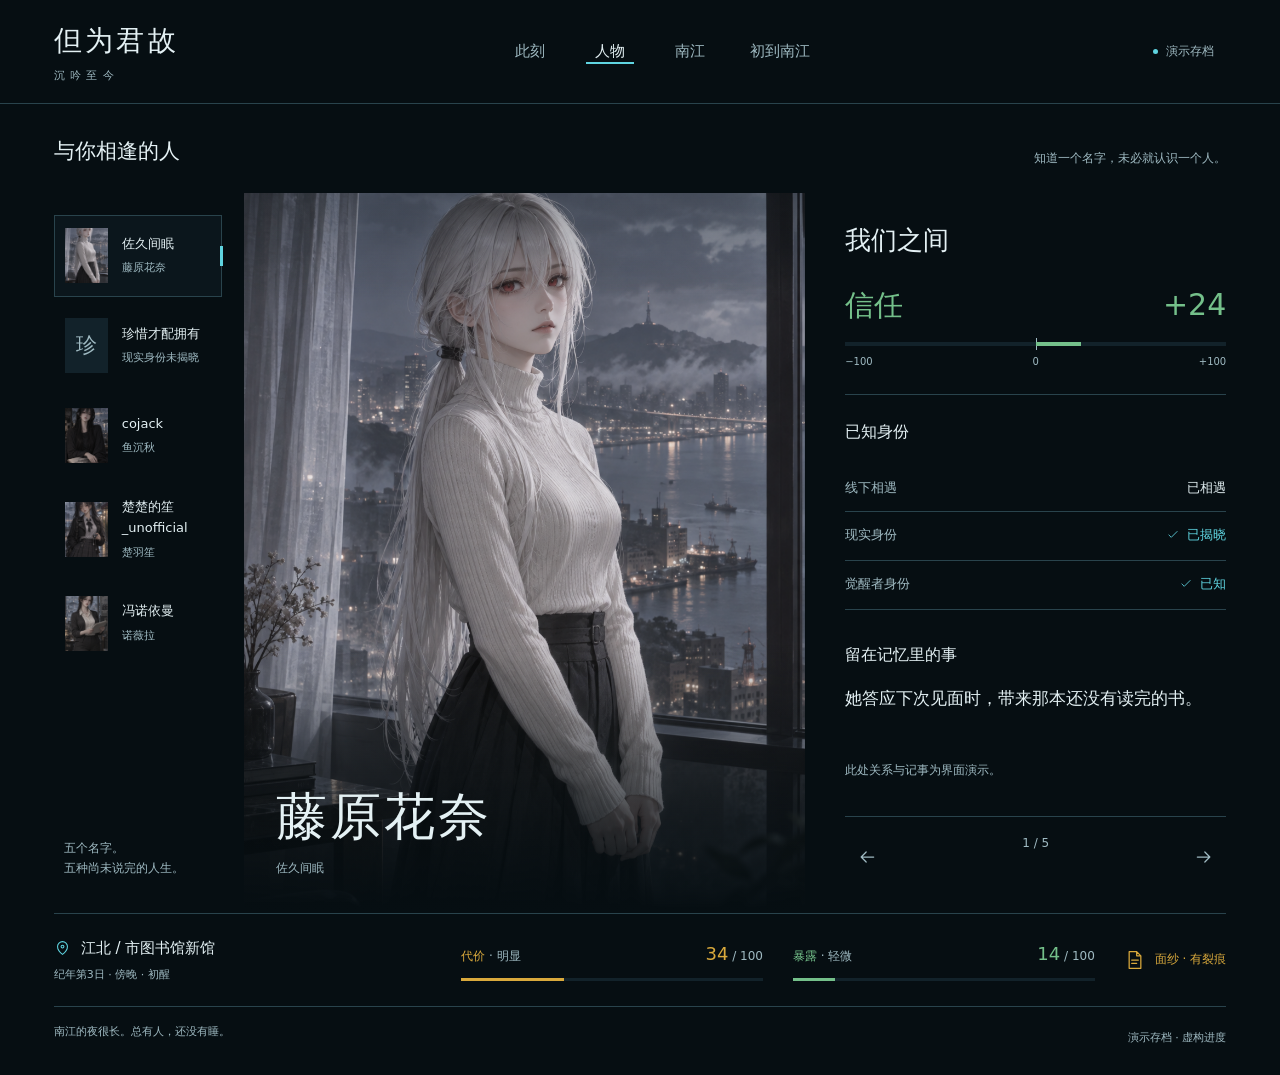
<file: 但为君故/诺伊曼/frontend/index.html>
<!doctype html>
<html lang="zh-CN">
<head>
<meta charset="utf-8">
<meta name="viewport" content="width=device-width,initial-scale=1">
<meta name="color-scheme" content="dark">
<title>但为君故 · 沉吟至今</title>
<link rel="stylesheet" href="source/style.css">
</head>
<body>
<div id="night-archive"></div>
<noscript>请启用 JavaScript 以浏览人物档案和开场问卷。</noscript>
<script src="source/data.js"></script>
<script src="source/app.js"></script>
<script>window.nightArchive = NightArchive.mount(document.getElementById('night-archive'), {mode:'demo',assetBase:'assets/'});</script>
</body>
</html>
</file>
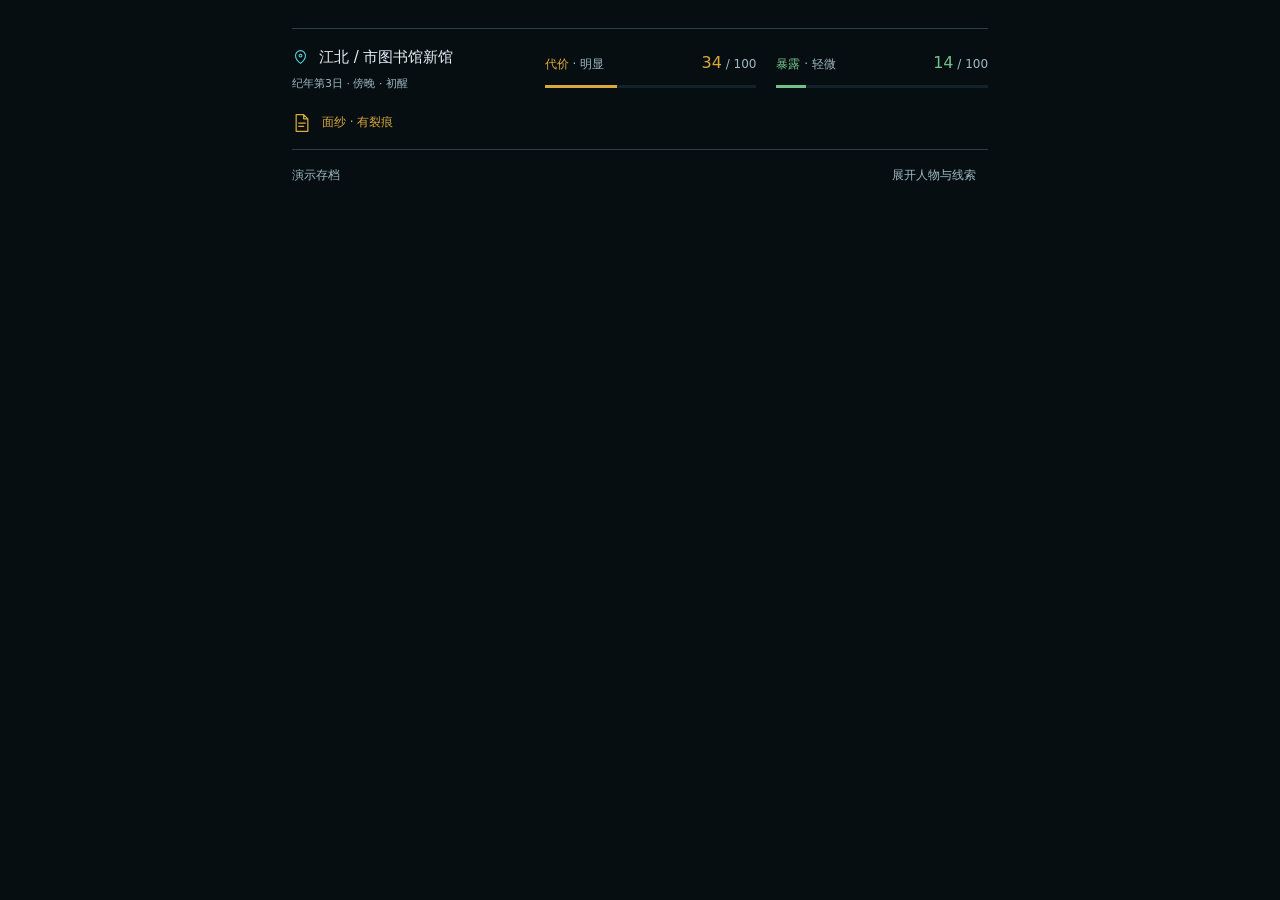
<file: 但为君故/诺伊曼/frontend/statusbar.html>
<!doctype html>
<html lang="zh-CN"><head><meta charset="utf-8"><meta name="viewport" content="width=device-width,initial-scale=1"><title>此刻 · 紧凑状态栏</title><link rel="stylesheet" href="source/style.css"></head><body>
<div id="night-status" style="max-width:760px;margin:28px auto"></div>
<script src="source/data.js"></script><script src="source/app.js"></script>
<script>window.nightStatus=NightArchive.mount(document.getElementById('night-status'),{surface:'status',mode:'demo',assetBase:'assets/'});</script>
</body></html>
</file>
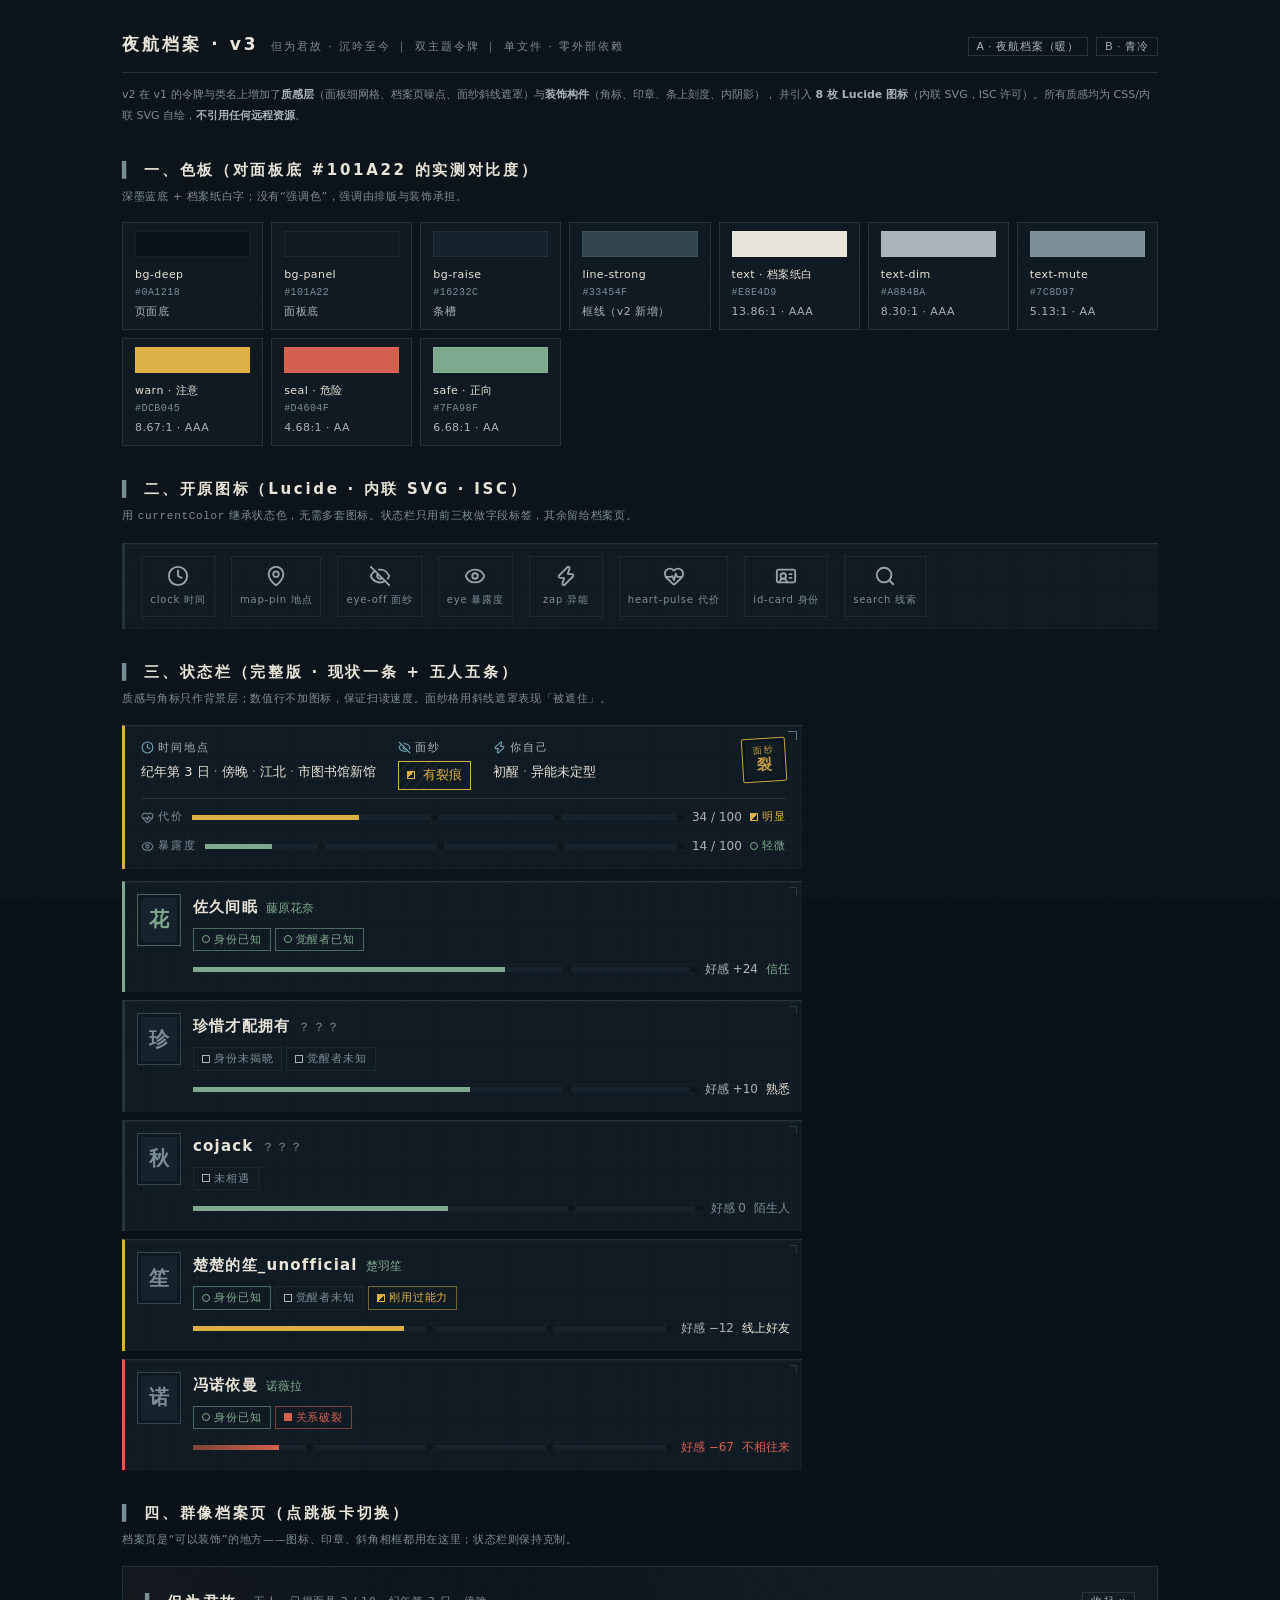
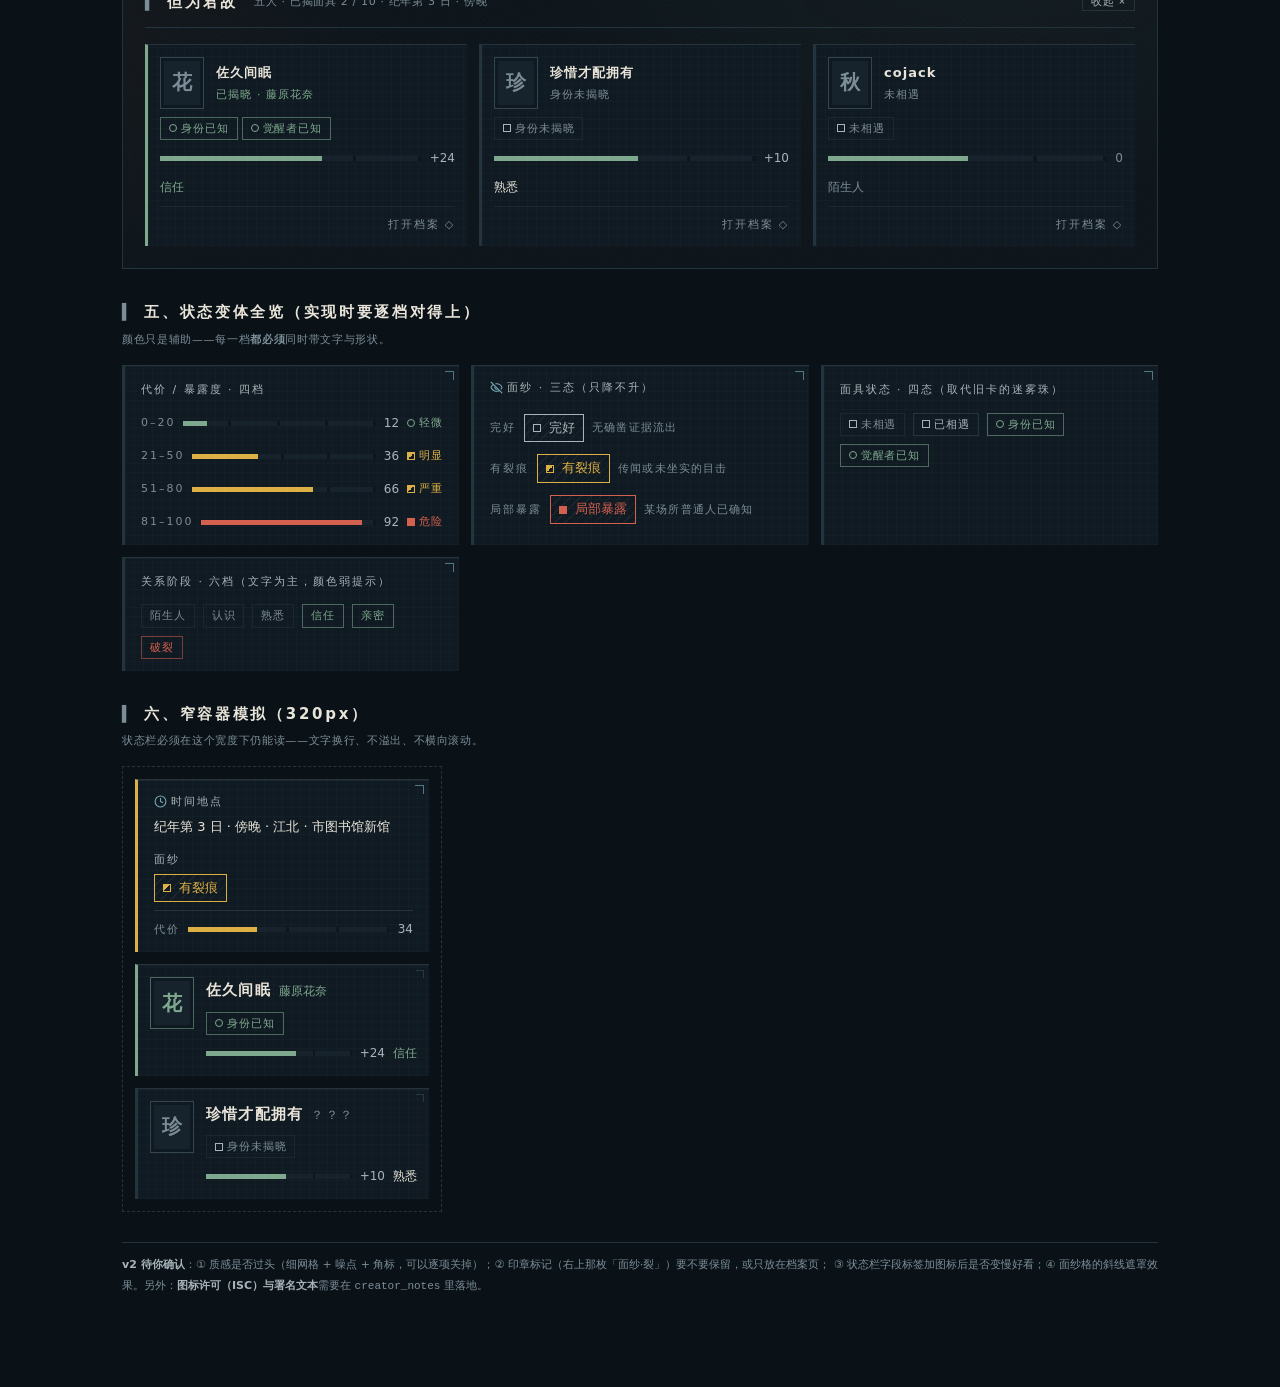
<file: 但为君故/cards/chenyin-zhijin/frontend/preview.html>
<!doctype html>
<html lang="zh-CN">
<head>
<meta charset="utf-8">
<meta name="viewport" content="width=device-width, initial-scale=1">
<title>夜航档案 · 设计预览 v2（美化版）— 但为君故 · 沉吟至今</title>
<style>
/* ══════════════════════════════════════════════════════════════
   《但为君故 · 沉吟至今》· 前端设计令牌（夜航档案）v2 美化版
   ── v2 相对 v1 的变化 ──
   1. 增加「质感层」：面板细网格纹理、档案页噪点、面纱斜线遮罩（全部 CSS 自绘）
   2. 增加「装饰构件」：面板角标、印章标记、条上刻度、硬边内阴影
   3. 引入 8 枚 Lucide 图标（内联 SVG，currentColor 继承状态色）
      · 许可：ISC（lucide-static v1.45.0）· 部分图标源自 Feather(MIT)
      · 署名写入 creator_notes 的第三方声明
   4. 状态栏的图标仅用于「字段标签」，不进入数值行——保证扫读不被装饰干扰
   ══════════════════════════════════════════════════════════════ */
.nd-scope {
  /* 颜色令牌见下方主题块：.nd-scope[data-theme="archive"] / [data-theme="cyan"] */
  /* 字体 */
  --nd-font: "Microsoft YaHei", "PingFang SC", "Noto Sans CJK SC", "Source Han Sans SC", system-ui, sans-serif;
  --nd-mono: ui-monospace, "Cascadia Mono", Consolas, monospace;
  --nd-fs-xl: 17px; --nd-fs-lg: 15px; --nd-fs-md: 13px; --nd-fs-sm: 12px; --nd-fs-xs: 11px;
  --nd-lh-tight: 1.5; --nd-lh: 1.75;
  --nd-ls-label: .18em; --nd-ls-name: .08em;
  --nd-num: tabular-nums;
  --nd-sp-1: 4px; --nd-sp-2: 8px; --nd-sp-3: 12px; --nd-sp-4: 16px; --nd-sp-5: 22px; --nd-sp-6: 30px;
  --nd-radius: 2px; --nd-tap: 44px;
  --nd-panel-w: 680px; --nd-overlay-w: 1080px; --nd-bar-h: 5px;

  /* ── 质感层（v2）：全部为 CSS/内联 SVG 自绘，零外部资源 ── */
  --nd-grid-line: rgba(232,228,217,.020);          /* 面板细网格 */
  --nd-noise: url("data:image/svg+xml;charset=utf-8,%3Csvg xmlns='http://www.w3.org/2000/svg' width='160' height='160'%3E%3Cfilter id='n'%3E%3CfeTurbulence type='fractalNoise' baseFrequency='0.9' numOctaves='3' stitchTiles='stitch'/%3E%3C/filter%3E%3Crect width='160' height='160' filter='url(%23n)'/%3E%3C/svg%3E");
  --nd-hatch: repeating-linear-gradient(135deg, rgba(232,228,217,.055) 0 1px, transparent 1px 7px);

  box-sizing: border-box; margin: 0; padding: 0;
  background: var(--nd-bg-deep); color: var(--nd-text);
  font-family: var(--nd-font); font-size: var(--nd-fs-md); line-height: var(--nd-lh);
  min-height: 100%;
}

/* ══ 主题 A · 夜航档案（暖 · 档案纸 + 印章红） ══
   实测对比度（对 #101A22）：text 13.86 / dim 8.30 / mute 5.13 /
   warn 8.67 / seal 4.68 / safe 6.68 —— 全部 ≥ AA */
.nd-scope[data-theme="archive"] {
  --nd-bg-deep:   #0A1218;
  --nd-bg-panel:  #101A22;
  --nd-bg-raise:  #16232C;
  --nd-line:      #24343F;
  --nd-line-strong: #33454F;
  --nd-line-soft: #1A2831;
  --nd-text:      #E8E4D9;
  --nd-text-dim:  #A8B4BA;
  --nd-text-mute: #7C8D97;
  --nd-warn:      #DCB045;
  --nd-seal:      #D4604F;
  --nd-safe:      #7FA98F;
  --nd-cyan:      #7FB8C4;   /* 该主题下仅作冷色点缀，非主色 */
}

/* ══ 主题 B · 青冷（科技冷感 · 纯自绘，不使用任何第三方素材） ══
   实测对比度（对 #0B161C）：text 15.87 / dim 8.97 / mute 5.10 /
   cyan 10.46 / safe 8.42 / warn 8.46 / seal 5.21 —— 全部 ≥ AA
   ⚠ 已知限制：safe(#74C08A 绿) 与 warn(#D9A93C 黄) 明度比 = 1.00:1（完全相同）
     因此本主题下「文字 + 形状」是强制要求，颜色不得作为唯一线索 */
.nd-scope[data-theme="cyan"] {
  --nd-bg-deep:   #060E12;
  --nd-bg-panel:  #0B161C;
  --nd-bg-raise:  #12222A;
  --nd-line:      #1B323B;
  --nd-line-strong: #2A4E5A;
  --nd-line-soft: #14262E;
  --nd-text:      #E4F1F4;
  --nd-text-dim:  #9FBAC2;
  --nd-text-mute: #6E8C95;
  --nd-warn:      #D9A93C;
  --nd-seal:      #E06055;
  --nd-safe:      #74C08A;
  --nd-cyan:      #5FD4E0;   /* 主色：仅用于装饰、标签与描边 */
}

.nd-scope *, .nd-scope *::before, .nd-scope *::after { box-sizing: border-box; }
html, body { background: #0A1218; margin: 0; padding: 0; }

/* ── 图标（Lucide 内联，8 枚） ── */
.nd-ico { width: 13px; height: 13px; flex: none; stroke: currentColor; stroke-width: 2; fill: none;
  stroke-linecap: round; stroke-linejoin: round; vertical-align: -2px; opacity: .9; }
.nd-ico.lg { width: 15px; height: 15px; }

/* ── 预览页外壳（不属于卡内实现） ── */
.nd-pv { position: relative; max-width: var(--nd-overlay-w); margin: 0 auto; padding: var(--nd-sp-6) var(--nd-sp-5) 80px; }
/* 档案页级噪点：极淡，叠在最底层 */
.nd-pv::before { content: ""; position: fixed; inset: 0; background-image: var(--nd-noise); opacity: .035;
  pointer-events: none; z-index: 0; }
.nd-pv > * { position: relative; z-index: 1; }
.nd-pv-h { display: flex; align-items: baseline; gap: var(--nd-sp-3); border-bottom: 1px solid var(--nd-line); padding-bottom: var(--nd-sp-3); margin-bottom: var(--nd-sp-3); }
.nd-pv-h h1 { font-size: var(--nd-fs-xl); letter-spacing: var(--nd-ls-label); font-weight: 700; margin: 0; }
.nd-pv-h .sub { font-size: var(--nd-fs-xs); color: var(--nd-text-mute); letter-spacing: var(--nd-ls-label); }
.nd-pv-sec { margin-top: var(--nd-sp-6); }
.nd-pv-sec > h2 { font-size: var(--nd-fs-lg); font-weight: 600; letter-spacing: var(--nd-ls-label); margin: 0 0 var(--nd-sp-1); color: var(--nd-text); display: flex; align-items: center; gap: var(--nd-sp-2); }
.nd-pv-sec > h2::before { content: "▍"; color: var(--nd-text-mute); font-weight: 400; }
.nd-pv-sec > p.note { font-size: var(--nd-fs-xs); color: var(--nd-text-mute); margin: 0 0 var(--nd-sp-4); letter-spacing: .06em; }

/* ── 构件：面板（v2 增加网格纹理 + 角标 + 内阴影） ── */
.nd-panel { position: relative; padding: var(--nd-sp-3) var(--nd-sp-4);
  background-color: var(--nd-bg-panel);
  background-image: repeating-linear-gradient(0deg, var(--nd-grid-line) 0 1px, transparent 1px 9px),
                    repeating-linear-gradient(90deg, var(--nd-grid-line) 0 1px, transparent 1px 9px);
  border-top: 1px solid var(--nd-line); border-left: 3px solid var(--nd-line);
  box-shadow: inset 0 1px 0 rgba(232,228,217,.035); }
/* 角标（右上）：档案卡的裁切记号 */
.nd-panel::after { content: ""; position: absolute; right: 5px; top: 5px; width: 9px; height: 9px;
  border-right: 1px solid var(--nd-cyan); border-top: 1px solid var(--nd-cyan); opacity: .6; }
.nd-panel.is-warn { border-left-color: var(--nd-warn); }
.nd-panel.is-seal { border-left-color: var(--nd-seal); }
.nd-panel.is-safe { border-left-color: var(--nd-safe); }
.nd-panel.plain::after { display: none; }

/* ── 构件：卷宗标签（v2 可带图标） ── */
.nd-label { font-size: var(--nd-fs-xs); letter-spacing: var(--nd-ls-label); color: var(--nd-text-dim);
  display: inline-flex; align-items: center; gap: var(--nd-sp-1); }
.nd-label .u { color: var(--nd-text-mute); letter-spacing: .06em; }
.nd-label .nd-ico { color: var(--nd-cyan); }   /* 标签图标用主题主色 */

/* ── 构件：数值条（v2 增加刻度） ── */
.nd-bar { position: relative; height: var(--nd-bar-h); background: var(--nd-bg-raise); overflow: hidden; flex: 1; min-width: 40px;
  background-image: repeating-linear-gradient(90deg, transparent 0 23.5%, rgba(10,18,24,.75) 23.5% 25%); }
.nd-bar > i { position: absolute; inset: 0 auto 0 0; display: block; background: var(--nd-safe); }
.nd-bar > i.is-warn { background: var(--nd-warn); }
.nd-bar > i.is-seal { background: var(--nd-seal); }
.nd-bar > i.is-neg  { background: linear-gradient(90deg, #7A4638, var(--nd-seal)); }

/* ── 构件：形状标记 ── */
.nd-shape { display: inline-block; width: 8px; height: 8px; flex: none; vertical-align: -1px; }
.nd-shape.s-normal { border: 1px solid var(--nd-text-dim); }
.nd-shape.s-warn   { border: 1px solid var(--nd-warn); background: linear-gradient(135deg, var(--nd-warn) 0 50%, transparent 50% 100%); }
.nd-shape.s-danger { background: var(--nd-seal); }
.nd-shape.s-safe   { border: 1px solid var(--nd-safe); border-radius: 50%; }

/* ── 构件：徽记 ── */
.nd-tag { display: inline-flex; align-items: center; gap: var(--nd-sp-1); font-size: var(--nd-fs-xs); letter-spacing: .08em;
  border: 1px solid var(--nd-line); color: var(--nd-text-dim); padding: 1px var(--nd-sp-2); white-space: nowrap; }
.nd-tag.is-safe { border-color: rgba(127,169,143,.55); color: var(--nd-safe); }
.nd-tag.is-seal { border-color: rgba(212,96,79,.55); color: var(--nd-seal); }
.nd-tag.is-off  { border-color: var(--nd-line-soft); color: var(--nd-text-mute); }
.nd-tag.is-warn { border-color: rgba(220,176,69,.5); color: var(--nd-warn); }

/* ── 装饰：印章标记（v2 新增 · 世界状态专用） ── */
.nd-stamp { width: 54px; height: 54px; flex: none; display: flex; align-items: center; justify-content: center;
  border: 1.5px solid currentColor; border-radius: 2px; transform: rotate(-3.5deg);
  font-size: 10px; line-height: 1.25; letter-spacing: .12em; text-align: center; opacity: .9;
  box-shadow: inset 0 0 0 3px rgba(10,18,24,.55); }
.nd-stamp.sm { width: 44px; height: 44px; font-size: 9px; }
.nd-stamp .big { display: block; font-size: 15px; font-weight: 700; letter-spacing: .06em; }

.nd-rule { height: 1px; background: var(--nd-line); margin: var(--nd-sp-2) 0; border: 0; }

/* ── 数值行 ── */
.nd-meter { display: flex; align-items: center; gap: var(--nd-sp-2); }
.nd-meter .k { font-size: var(--nd-fs-xs); letter-spacing: var(--nd-ls-label); color: var(--nd-text-mute); white-space: nowrap;
  display: inline-flex; align-items: center; gap: var(--nd-sp-1); }
.nd-meter .v { font-size: var(--nd-fs-sm); color: var(--nd-text-dim); font-variant-numeric: var(--nd-num); white-space: nowrap; }
.nd-meter .v.big { font-size: var(--nd-fs-md); color: var(--nd-text); font-weight: 600; }
.nd-meter .g { font-size: var(--nd-fs-xs); letter-spacing: .1em; white-space: nowrap; display: inline-flex; align-items: center; gap: var(--nd-sp-1); }
.nd-meter .g.is-safe { color: var(--nd-safe); }
.nd-meter .g.is-warn { color: var(--nd-warn); }
.nd-meter .g.is-seal { color: var(--nd-seal); }

/* ══ SURFACE 1：状态栏 ══ */
.nd-status { width: min(100%, var(--nd-panel-w)); display: flex; flex-direction: column; gap: var(--nd-sp-3); }
.nd-now { display: flex; flex-wrap: wrap; gap: var(--nd-sp-3) var(--nd-sp-5); align-items: flex-start; }
.nd-now .grp { display: flex; flex-direction: column; gap: var(--nd-sp-1); min-width: 0; }
.nd-now .grp.grow { flex: 1 1 180px; }
.nd-now .val { font-size: var(--nd-fs-md); color: var(--nd-text); }
.nd-now .val .sep { color: var(--nd-text-mute); margin: 0 var(--nd-sp-1); }
/* 面纱格：用斜线遮罩表现「被遮住」 */
.nd-veil { display: inline-flex; align-items: center; gap: var(--nd-sp-2); padding: 2px var(--nd-sp-2);
  border: 1px solid currentColor; background-image: var(--nd-hatch); }
.nd-veil.is-ok { color: var(--nd-text-dim); }
.nd-veil.is-warn { color: var(--nd-warn); }
.nd-veil.is-seal { color: var(--nd-seal); }

.nd-mem { display: flex; flex-direction: column; gap: var(--nd-sp-2); }
/* 五人条：v2 加纹理、角标与内阴影 */
.nd-card { position: relative; background-color: var(--nd-bg-panel);
  background-image: repeating-linear-gradient(0deg, var(--nd-grid-line) 0 1px, transparent 1px 9px),
                    repeating-linear-gradient(90deg, var(--nd-grid-line) 0 1px, transparent 1px 9px);
  border-top: 1px solid var(--nd-line); border-left: 3px solid var(--nd-line);
  box-shadow: inset 0 1px 0 rgba(232,228,217,.035); }
.nd-card::after { content: ""; position: absolute; right: 5px; top: 5px; width: 8px; height: 8px;
  border-right: 1px solid var(--nd-line-strong); border-top: 1px solid var(--nd-line-strong); opacity: .7; }
.nd-card.is-warn { border-left-color: var(--nd-warn); }
.nd-card.is-seal { border-left-color: var(--nd-seal); }
.nd-card.is-safe { border-left-color: var(--nd-safe); }
.nd-card .in { display: flex; gap: var(--nd-sp-3); padding: var(--nd-sp-3); }
/* 档案照片框：v2 增加双线内框（相片感） */
.nd-face { width: 44px; height: 52px; flex: none; border: 1px solid var(--nd-line-strong); background: var(--nd-bg-raise);
  display: flex; align-items: center; justify-content: center; font-size: 20px; font-weight: 700; color: var(--nd-text-mute);
  position: relative; box-shadow: inset 0 0 0 3px rgba(10,18,24,.55); }
.nd-face img { position: absolute; inset: 0; width: 100%; height: 100%; object-fit: cover; object-position: 50% 15%; }
.nd-card.is-safe .nd-face { color: var(--nd-safe); border-color: rgba(127,169,143,.5); }
.nd-body { flex: 1; min-width: 0; display: flex; flex-direction: column; gap: var(--nd-sp-2); }
.nd-idline { display: flex; align-items: baseline; gap: var(--nd-sp-2); flex-wrap: wrap; }
.nd-idline .net { font-size: var(--nd-fs-lg); font-weight: 700; letter-spacing: var(--nd-ls-name); }
.nd-idline .real { font-size: var(--nd-fs-sm); color: var(--nd-safe); }
.nd-idline .real.unknown { color: var(--nd-text-mute); letter-spacing: .2em; }
.nd-mask { display: flex; gap: var(--nd-sp-1); flex-wrap: wrap; }
.nd-stage { display: flex; align-items: center; gap: var(--nd-sp-2); }
.nd-stage .stg { font-size: var(--nd-fs-sm); color: var(--nd-text); }
.nd-stage .stg.is-safe { color: var(--nd-safe); }
.nd-stage .stg.is-seal { color: var(--nd-seal); }

/* ══ SURFACE 2：群像档案页 ══ */
.nd-overlay { position: relative; background-color: var(--nd-bg-deep);
  background-image: radial-gradient(760px 420px at 84% -8%, rgba(127,169,143,.055), transparent 62%),
                    radial-gradient(620px 420px at -10% 28%, rgba(212,96,79,.045), transparent 60%);
  border: 1px solid var(--nd-line); padding: var(--nd-sp-5); overflow: hidden; }
.nd-overlay::before { content: ""; position: absolute; inset: 0; background-image: var(--nd-noise); opacity: .05; pointer-events: none; }
.nd-overlay > * { position: relative; z-index: 1; }
.nd-nav { display: flex; align-items: center; gap: var(--nd-sp-4); border-bottom: 1px solid var(--nd-line); padding-bottom: var(--nd-sp-3); margin-bottom: var(--nd-sp-4); flex-wrap: wrap; }
.nd-nav .ttl { font-size: var(--nd-fs-lg); font-weight: 700; letter-spacing: var(--nd-ls-label); display: flex; align-items: center; gap: var(--nd-sp-2); }
.nd-nav .ttl::before { content: "▍"; color: var(--nd-text-mute); font-weight: 400; }
.nd-nav .meta { font-size: var(--nd-fs-xs); color: var(--nd-text-mute); letter-spacing: .06em; }
.nd-nav .spacer { margin-left: auto; }
.nd-hub { display: grid; grid-template-columns: repeat(auto-fit, minmax(190px, 1fr)); gap: var(--nd-sp-3); }
.nd-hubcard { position: relative; background-color: var(--nd-bg-panel);
  background-image: repeating-linear-gradient(0deg, var(--nd-grid-line) 0 1px, transparent 1px 9px),
                    repeating-linear-gradient(90deg, var(--nd-grid-line) 0 1px, transparent 1px 9px);
  border-top: 1px solid var(--nd-line); border-left: 3px solid var(--nd-line);
  padding: var(--nd-sp-3); display: flex; flex-direction: column; gap: var(--nd-sp-2);
  cursor: pointer; text-decoration: none; color: inherit; transition: transform .15s ease, border-left-color .15s ease; }
.nd-hubcard:hover { border-left-color: var(--nd-safe); transform: translateY(-2px); }
.nd-hubcard.is-safe { border-left-color: var(--nd-safe); }
.nd-hubcard .top { display: flex; align-items: center; gap: var(--nd-sp-3); min-width: 0; }
.nd-hubcard .go { margin-top: auto; padding-top: var(--nd-sp-2); border-top: 1px solid var(--nd-line-soft);
  font-size: var(--nd-fs-xs); color: var(--nd-text-mute); letter-spacing: .16em; text-align: right; }
.nd-hubcard:hover .go { color: var(--nd-safe); }

.nd-arch { display: grid; grid-template-columns: 5fr 4fr; gap: var(--nd-sp-4); }
.nd-arch > .left, .nd-arch > .right { min-width: 0; display: flex; flex-direction: column; gap: var(--nd-sp-3); }
/* 立绘位：v2 加斜角裁切与内框，像档案相片 */
.nd-portrait { min-height: 380px; position: relative; display: flex; align-items: center; justify-content: center;
  background-color: var(--nd-bg-panel);
  background-image: linear-gradient(160deg, rgba(232,228,217,.045), transparent 55%),
                    repeating-linear-gradient(0deg, var(--nd-grid-line) 0 1px, transparent 1px 9px);
  border: 1px solid var(--nd-line-strong);
  clip-path: polygon(0 0, calc(100% - 18px) 0, 100% 18px, 100% 100%, 18px 100%, 0 calc(100% - 18px)); }
.nd-portrait .glyph { font-size: 88px; font-weight: 700; color: rgba(124,141,151,.42); }
.nd-portrait .cap { position: absolute; left: var(--nd-sp-3); bottom: var(--nd-sp-3); font-size: var(--nd-fs-xs);
  color: var(--nd-text-mute); letter-spacing: var(--nd-ls-label); }
.nd-ptitle { font-size: var(--nd-fs-md); font-weight: 600; letter-spacing: var(--nd-ls-label); color: var(--nd-text);
  display: flex; align-items: center; gap: var(--nd-sp-2); }
.nd-ptitle::before { content: "◇"; font-size: 9px; color: var(--nd-text-mute); font-weight: 400; }
.nd-ptitle small { font-size: var(--nd-fs-xs); color: var(--nd-text-mute); letter-spacing: .08em; font-weight: 400; }
.nd-kv { display: grid; grid-template-columns: 92px 1fr; gap: var(--nd-sp-2) var(--nd-sp-3); margin-top: var(--nd-sp-3); font-size: var(--nd-fs-sm); }
.nd-kv dt { color: var(--nd-text-mute); letter-spacing: .14em; font-size: var(--nd-fs-xs); display: flex; align-items: center; gap: var(--nd-sp-1); }
.nd-kv dd { margin: 0; color: var(--nd-text); }
.nd-facts { display: flex; flex-wrap: wrap; gap: var(--nd-sp-2); margin-top: var(--nd-sp-3); }

/* ── 窄屏模拟框 ── */
.nd-narrow { width: 320px; max-width: 100%; border: 1px dashed var(--nd-line); padding: var(--nd-sp-3); background: var(--nd-bg-deep); }
.nd-narrow .nd-status { width: 100%; }

/* ── 预览页辅助 ── */
.nd-swatches { display: grid; grid-template-columns: repeat(auto-fit, minmax(140px, 1fr)); gap: var(--nd-sp-2); }
.nd-sw { border: 1px solid var(--nd-line); padding: var(--nd-sp-2) var(--nd-sp-3); font-size: var(--nd-fs-xs); letter-spacing: .04em; background: var(--nd-bg-panel); }
.nd-sw .chip { height: 26px; margin-bottom: var(--nd-sp-2); border: 1px solid rgba(255,255,255,.06); }
.nd-sw .nm { color: var(--nd-text); }
.nd-sw .hex { color: var(--nd-text-mute); font-family: var(--nd-mono); font-size: 10px; }
.nd-sw .ratio { color: var(--nd-text-dim); font-variant-numeric: var(--nd-num); }
.nd-grid2 { display: grid; grid-template-columns: repeat(auto-fit, minmax(260px, 1fr)); gap: var(--nd-sp-3); }
.nd-note { font-size: var(--nd-fs-xs); color: var(--nd-text-mute); line-height: 1.9; }
.nd-note b { color: var(--nd-text-dim); }
.nd-iconrow { display: flex; flex-wrap: wrap; gap: var(--nd-sp-4); align-items: center; }
.nd-iconrow .cell { display: flex; flex-direction: column; align-items: center; gap: var(--nd-sp-1);
  font-size: 10px; color: var(--nd-text-mute); letter-spacing: .08em; padding: var(--nd-sp-2); border: 1px solid var(--nd-line-soft); min-width: 74px; }
.nd-iconrow .cell .nd-ico { width: 22px; height: 22px; color: var(--nd-text-dim); }
/* ══ 青冷主题的结构层：斜切 + 内辉 + 扫描线 ══
   注意这层改的是「形」不只是「色」，且**只在主题 B 生效**——
   主题 A 保持直角档案卡。这就是把主题做成令牌层的回报：形与色可以分别切。
   手法说明：斜切角、内描边、扫描线均属业界通用视觉手法，非任何站点私有资产。 */
.nd-scope[data-theme="cyan"] .nd-panel,
.nd-scope[data-theme="cyan"] .nd-card {
  border-left-width: 2px;
  clip-path: polygon(0 0, calc(100% - 12px) 0, 100% 12px, 100% 100%, 12px 100%, 0 calc(100% - 12px));
  box-shadow: inset 0 0 0 1px rgba(95,212,224,.12), inset 0 2px 12px rgba(6,14,18,.55);
}
.nd-scope[data-theme="cyan"] .nd-card::after,
.nd-scope[data-theme="cyan"] .nd-panel::after { display: none; }   /* 已斜切，不再需要角标记号 */
.nd-scope[data-theme="cyan"] .nd-face {
  border-color: rgba(95,212,224,.35); box-shadow: inset 0 0 0 3px rgba(6,14,18,.7); }
.nd-scope[data-theme="cyan"] .nd-card.is-safe .nd-face { border-color: rgba(116,192,138,.5); }
.nd-scope[data-theme="cyan"] .nd-veil { box-shadow: inset 0 0 0 1px rgba(95,212,224,.22); }
.nd-scope[data-theme="cyan"] .nd-hubcard:hover { border-left-color: var(--nd-cyan); }
.nd-scope[data-theme="cyan"] .nd-portrait {
  clip-path: polygon(0 0, calc(100% - 20px) 0, 100% 20px, 100% 100%, 20px 100%, 0 calc(100% - 20px)); }
/* 扫描线：只在档案页叠一层，状态栏不叠（避免影响扫读） */
.nd-scope[data-theme="cyan"] .nd-overlay::after {
  content: ""; position: absolute; inset: 0; pointer-events: none; opacity: .3; z-index: 2;
  background-image: repeating-linear-gradient(0deg, rgba(95,212,224,.06) 0 1px, transparent 1px 4px); }

.hidden { display: none !important; }
@media (prefers-reduced-motion: reduce) { .nd-hubcard { transition: none; } .nd-hubcard:hover { transform: none; } }
</style>
</head>
<body>
<div class="nd-scope" data-theme="archive">
<div class="nd-pv">

  <div class="nd-pv-h">
    <h1>夜航档案 · v3</h1>
    <span class="sub">但为君故 · 沉吟至今 ｜ 双主题令牌 ｜ 单文件 · 零外部依赖</span>
    <span style="margin-left:auto;display:flex;gap:8px;align-items:center">
      <button class="nd-tag" data-theme-btn="archive" style="cursor:pointer;background:none">A · 夜航档案（暖）</button>
      <button class="nd-tag" data-theme-btn="cyan" style="cursor:pointer;background:none">B · 青冷</button>
    </span>
  </div>
  <p class="nd-note">
    v2 在 v1 的令牌与类名上增加了<b>质感层</b>（面板细网格、档案页噪点、面纱斜线遮罩）与<b>装饰构件</b>（角标、印章、条上刻度、内阴影），
    并引入 <b>8 枚 Lucide 图标</b>（内联 SVG，ISC 许可）。所有质感均为 CSS/内联 SVG 自绘，<b>不引用任何远程资源</b>。
  </p>

  <!-- ══════ 一、色板 ══════ -->
  <section class="nd-pv-sec">
    <h2>一、色板（对面板底 #101A22 的实测对比度）</h2>
    <p class="note">深墨蓝底 + 档案纸白字；没有“强调色”，强调由排版与装饰承担。</p>
    <div class="nd-swatches">
      <div class="nd-sw"><div class="chip" style="background:#0A1218"></div><div class="nm">bg-deep</div><div class="hex">#0A1218</div><div class="ratio">页面底</div></div>
      <div class="nd-sw"><div class="chip" style="background:#101A22"></div><div class="nm">bg-panel</div><div class="hex">#101A22</div><div class="ratio">面板底</div></div>
      <div class="nd-sw"><div class="chip" style="background:#16232C"></div><div class="nm">bg-raise</div><div class="hex">#16232C</div><div class="ratio">条槽</div></div>
      <div class="nd-sw"><div class="chip" style="background:#33454F"></div><div class="nm">line-strong</div><div class="hex">#33454F</div><div class="ratio">框线（v2 新增）</div></div>
      <div class="nd-sw"><div class="chip" style="background:#E8E4D9"></div><div class="nm">text · 档案纸白</div><div class="hex">#E8E4D9</div><div class="ratio">13.86:1 · AAA</div></div>
      <div class="nd-sw"><div class="chip" style="background:#A8B4BA"></div><div class="nm">text-dim</div><div class="hex">#A8B4BA</div><div class="ratio">8.30:1 · AAA</div></div>
      <div class="nd-sw"><div class="chip" style="background:#7C8D97"></div><div class="nm">text-mute</div><div class="hex">#7C8D97</div><div class="ratio">5.13:1 · AA</div></div>
      <div class="nd-sw"><div class="chip" style="background:#DCB045"></div><div class="nm">warn · 注意</div><div class="hex">#DCB045</div><div class="ratio">8.67:1 · AAA</div></div>
      <div class="nd-sw"><div class="chip" style="background:#D4604F"></div><div class="nm">seal · 危险</div><div class="hex">#D4604F</div><div class="ratio">4.68:1 · AA</div></div>
      <div class="nd-sw"><div class="chip" style="background:#7FA98F"></div><div class="nm">safe · 正向</div><div class="hex">#7FA98F</div><div class="ratio">6.68:1 · AA</div></div>
    </div>
  </section>

  <!-- ══════ 二、图标（v2 新增） ══════ -->
  <section class="nd-pv-sec">
    <h2>二、开原图标（Lucide · 内联 SVG · ISC）</h2>
    <p class="note">用 <code>currentColor</code> 继承状态色，无需多套图标。状态栏只用前三枚做字段标签，其余留给档案页。</p>
    <div class="nd-panel plain">
      <div class="nd-iconrow">
        <span class="cell"><svg class="nd-ico" viewBox="0 0 24 24" aria-hidden="true"><circle cx="12" cy="12" r="10"/><path d="M12 6v6l4 2"/></svg>clock 时间</span>
        <span class="cell"><svg class="nd-ico" viewBox="0 0 24 24" aria-hidden="true"><path d="M20 10c0 4.993-5.539 10.193-7.399 11.799a1 1 0 0 1-1.202 0C9.539 20.193 4 14.993 4 10a8 8 0 0 1 16 0"/><circle cx="12" cy="10" r="3"/></svg>map-pin 地点</span>
        <span class="cell"><svg class="nd-ico" viewBox="0 0 24 24" aria-hidden="true"><path d="M10.733 5.076a10.744 10.744 0 0 1 11.205 6.575 1 1 0 0 1 0 .696 10.747 10.747 0 0 1-1.444 2.49"/><path d="M14.084 14.158a3 3 0 0 1-4.242-4.242"/><path d="M17.479 17.499a10.75 10.75 0 0 1-15.417-5.151 1 1 0 0 1 0-.696 10.75 10.75 0 0 1 4.446-5.143"/><path d="m2 2 20 20"/></svg>eye-off 面纱</span>
        <span class="cell"><svg class="nd-ico" viewBox="0 0 24 24" aria-hidden="true"><path d="M2.062 12.348a1 1 0 0 1 0-.696 10.75 10.75 0 0 1 19.876 0 1 1 0 0 1 0 .696 10.75 10.75 0 0 1-19.876 0"/><circle cx="12" cy="12" r="3"/></svg>eye 暴露度</span>
        <span class="cell"><svg class="nd-ico" viewBox="0 0 24 24" aria-hidden="true"><path d="M15.914 4a1.5 1.5 0 00-2.474-1.561l-9 9A1.5 1.5 0 005.5 14h4.002a.5.5 0 01.471.666L8.086 20a1.5 1.5 0 002.475 1.56l9-9A1.5 1.5 0 0018.5 10h-3.997a.5.5 0 01-.472-.667z"/></svg>zap 异能</span>
        <span class="cell"><svg class="nd-ico" viewBox="0 0 24 24" aria-hidden="true"><path d="M2 9.5a5.5 5.5 0 0 1 9.591-3.676.56.56 0 0 0 .818 0A5.49 5.49 0 0 1 22 9.5c0 2.29-1.5 4-3 5.5l-5.492 5.313a2 2 0 0 1-3 .019L5 15c-1.5-1.5-3-3.2-3-5.5"/><path d="M3.22 13H9.5l.5-1 2 4.5 2-7 1.5 3.5h5.27"/></svg>heart-pulse 代价</span>
        <span class="cell"><svg class="nd-ico" viewBox="0 0 24 24" aria-hidden="true"><path d="M13 19a4 4 0 00-8 0"/><path d="M16 10h2"/><path d="M16 14h2"/><circle cx="9" cy="12" r="3"/><rect x="2" y="5" width="20" height="14" rx="2"/></svg>id-card 身份</span>
        <span class="cell"><svg class="nd-ico" viewBox="0 0 24 24" aria-hidden="true"><path d="m21 21-4.34-4.34"/><circle cx="11" cy="11" r="8"/></svg>search 线索</span>
      </div>
    </div>
  </section>

  <!-- ══════ 三、状态栏 ══════ -->
  <section class="nd-pv-sec">
    <h2>三、状态栏（完整版 · 现状一条 + 五人五条）</h2>
    <p class="note">质感与角标只作背景层；数值行不加图标，保证扫读速度。面纱格用斜线遮罩表现「被遮住」。</p>

    <div class="nd-status">
      <div class="nd-panel is-warn">
        <div class="nd-now">
          <div class="grp">
            <span class="nd-label"><svg class="nd-ico" viewBox="0 0 24 24" aria-hidden="true"><circle cx="12" cy="12" r="10"/><path d="M12 6v6l4 2"/></svg>时间地点</span>
            <span class="val">纪年第 3 日<span class="sep">·</span>傍晚<span class="sep">·</span>江北<span class="sep">·</span>市图书馆新馆</span>
          </div>
          <div class="grp">
            <span class="nd-label"><svg class="nd-ico" viewBox="0 0 24 24" aria-hidden="true"><path d="M10.733 5.076a10.744 10.744 0 0 1 11.205 6.575 1 1 0 0 1 0 .696 10.747 10.747 0 0 1-1.444 2.49"/><path d="M14.084 14.158a3 3 0 0 1-4.242-4.242"/><path d="M17.479 17.499a10.75 10.75 0 0 1-15.417-5.151 1 1 0 0 1 0-.696 10.75 10.75 0 0 1 4.446-5.143"/><path d="m2 2 20 20"/></svg>面纱</span>
            <span class="nd-veil is-warn"><span class="nd-shape s-warn"></span>有裂痕</span>
          </div>
          <div class="grp grow">
            <span class="nd-label"><svg class="nd-ico" viewBox="0 0 24 24" aria-hidden="true"><path d="M15.914 4a1.5 1.5 0 00-2.474-1.561l-9 9A1.5 1.5 0 005.5 14h4.002a.5.5 0 01.471.666L8.086 20a1.5 1.5 0 002.475 1.56l9-9A1.5 1.5 0 0018.5 10h-3.997a.5.5 0 01-.472-.667z"/></svg>你自己</span>
            <span class="val">初醒<span class="sep">·</span>异能未定型</span>
          </div>
          <div class="nd-stamp sm" style="color:var(--nd-warn)"><span>面纱<br><span class="big">裂</span></span></div>
        </div>
        <hr class="nd-rule">
        <div style="display:flex; flex-direction:column; gap:var(--nd-sp-2)">
          <div class="nd-meter">
            <span class="k"><svg class="nd-ico" viewBox="0 0 24 24" aria-hidden="true"><path d="M2 9.5a5.5 5.5 0 0 1 9.591-3.676.56.56 0 0 0 .818 0A5.49 5.49 0 0 1 22 9.5c0 2.29-1.5 4-3 5.5l-5.492 5.313a2 2 0 0 1-3 .019L5 15c-1.5-1.5-3-3.2-3-5.5"/><path d="M3.22 13H9.5l.5-1 2 4.5 2-7 1.5 3.5h5.27"/></svg>代价</span>
            <span class="nd-bar"><i class="is-warn" style="width:34%"></i></span>
            <span class="v">34 / 100</span>
            <span class="g is-warn"><span class="nd-shape s-warn"></span> 明显</span>
          </div>
          <div class="nd-meter">
            <span class="k"><svg class="nd-ico" viewBox="0 0 24 24" aria-hidden="true"><path d="M2.062 12.348a1 1 0 0 1 0-.696 10.75 10.75 0 0 1 19.876 0 1 1 0 0 1 0 .696 10.75 10.75 0 0 1-19.876 0"/><circle cx="12" cy="12" r="3"/></svg>暴露度</span>
            <span class="nd-bar"><i style="width:14%"></i></span>
            <span class="v">14 / 100</span>
            <span class="g is-safe"><span class="nd-shape s-safe"></span> 轻微</span>
          </div>
        </div>
      </div>

      <div class="nd-mem">
        <div class="nd-card is-safe">
          <div class="in">
            <div class="nd-face">花</div>
            <div class="nd-body">
              <div class="nd-idline"><span class="net">佐久间眠</span><span class="real">藤原花奈</span></div>
              <div class="nd-mask">
                <span class="nd-tag is-safe"><span class="nd-shape s-safe"></span>身份已知</span>
                <span class="nd-tag is-safe"><span class="nd-shape s-safe"></span>觉醒者已知</span>
              </div>
              <div class="nd-stage">
                <span class="nd-bar"><i style="width:62%"></i></span>
                <span class="v" style="font-size:var(--nd-fs-sm);color:var(--nd-text-dim);font-variant-numeric:var(--nd-num)">好感 +24</span>
                <span class="stg is-safe">信任</span>
              </div>
            </div>
          </div>
        </div>

        <div class="nd-card">
          <div class="in">
            <div class="nd-face">珍</div>
            <div class="nd-body">
              <div class="nd-idline"><span class="net">珍惜才配拥有</span><span class="real unknown">？？？</span></div>
              <div class="nd-mask">
                <span class="nd-tag is-off"><span class="nd-shape s-normal"></span>身份未揭晓</span>
                <span class="nd-tag is-off"><span class="nd-shape s-normal"></span>觉醒者未知</span>
              </div>
              <div class="nd-stage">
                <span class="nd-bar"><i style="width:55%"></i></span>
                <span class="v" style="font-size:var(--nd-fs-sm);color:var(--nd-text-dim);font-variant-numeric:var(--nd-num)">好感 +10</span>
                <span class="stg">熟悉</span>
              </div>
            </div>
          </div>
        </div>

        <div class="nd-card">
          <div class="in">
            <div class="nd-face">秋</div>
            <div class="nd-body">
              <div class="nd-idline"><span class="net">cojack</span><span class="real unknown">？？？</span></div>
              <div class="nd-mask"><span class="nd-tag is-off"><span class="nd-shape s-normal"></span>未相遇</span></div>
              <div class="nd-stage">
                <span class="nd-bar"><i style="width:50%"></i></span>
                <span class="v" style="font-size:var(--nd-fs-sm);color:var(--nd-text-mute);font-variant-numeric:var(--nd-num)">好感 0</span>
                <span class="stg" style="color:var(--nd-text-mute)">陌生人</span>
              </div>
            </div>
          </div>
        </div>

        <div class="nd-card is-warn">
          <div class="in">
            <div class="nd-face">笙</div>
            <div class="nd-body">
              <div class="nd-idline"><span class="net">楚楚的笙_unofficial</span><span class="real">楚羽笙</span></div>
              <div class="nd-mask">
                <span class="nd-tag is-safe"><span class="nd-shape s-safe"></span>身份已知</span>
                <span class="nd-tag is-off"><span class="nd-shape s-normal"></span>觉醒者未知</span>
                <span class="nd-tag is-warn"><span class="nd-shape s-warn"></span>刚用过能力</span>
              </div>
              <div class="nd-stage">
                <span class="nd-bar"><i class="is-warn" style="width:44%"></i></span>
                <span class="v" style="font-size:var(--nd-fs-sm);color:var(--nd-text-dim);font-variant-numeric:var(--nd-num)">好感 −12</span>
                <span class="stg">线上好友</span>
              </div>
            </div>
          </div>
        </div>

        <div class="nd-card is-seal">
          <div class="in">
            <div class="nd-face">诺</div>
            <div class="nd-body">
              <div class="nd-idline"><span class="net">冯诺依曼</span><span class="real">诺薇拉</span></div>
              <div class="nd-mask">
                <span class="nd-tag is-safe"><span class="nd-shape s-safe"></span>身份已知</span>
                <span class="nd-tag is-seal"><span class="nd-shape s-danger"></span>关系破裂</span>
              </div>
              <div class="nd-stage">
                <span class="nd-bar"><i class="is-neg" style="width:18%"></i></span>
                <span class="v" style="font-size:var(--nd-fs-sm);color:var(--nd-seal);font-variant-numeric:var(--nd-num)">好感 −67</span>
                <span class="stg is-seal">不相往来</span>
              </div>
            </div>
          </div>
        </div>
      </div>
    </div>
  </section>

  <!-- ══════ 四、群像档案页 ══════ -->
  <section class="nd-pv-sec">
    <h2>四、群像档案页（点跳板卡切换）</h2>
    <p class="note">档案页是“可以装饰”的地方——图标、印章、斜角相框都用在这里；状态栏则保持克制。</p>

    <div class="nd-overlay">
      <div class="nd-nav">
        <span class="ttl">但为君故</span>
        <span class="meta">五人 · 已揭面具 2 / 10 · 纪年第 3 日 · 傍晚</span>
        <span class="spacer"></span>
        <button class="nd-tag" style="cursor:pointer;background:none">收起 ×</button>
      </div>

      <div class="nd-hub" id="nd-hub">
        <a class="nd-hubcard is-safe" data-arch="0">
          <span class="top"><span class="nd-face">花</span>
            <span style="min-width:0"><span style="display:block;font-size:var(--nd-fs-md);font-weight:700;letter-spacing:var(--nd-ls-name)">佐久间眠</span>
            <span style="display:block;font-size:var(--nd-fs-xs);color:var(--nd-safe);letter-spacing:.1em">已揭晓 · 藤原花奈</span></span></span>
          <span class="nd-mask"><span class="nd-tag is-safe"><span class="nd-shape s-safe"></span>身份已知</span><span class="nd-tag is-safe"><span class="nd-shape s-safe"></span>觉醒者已知</span></span>
          <span class="nd-stage"><span class="nd-bar"><i style="width:62%"></i></span><span style="font-size:var(--nd-fs-sm);color:var(--nd-text-dim);font-variant-numeric:var(--nd-num)">+24</span></span>
          <span class="nd-stage"><span class="stg is-safe">信任</span></span>
          <span class="go">打开档案 ◇</span>
        </a>
        <a class="nd-hubcard" data-arch="1">
          <span class="top"><span class="nd-face">珍</span>
            <span style="min-width:0"><span style="display:block;font-size:var(--nd-fs-md);font-weight:700;letter-spacing:var(--nd-ls-name)">珍惜才配拥有</span>
            <span style="display:block;font-size:var(--nd-fs-xs);color:var(--nd-text-mute);letter-spacing:.1em">身份未揭晓</span></span></span>
          <span class="nd-mask"><span class="nd-tag is-off"><span class="nd-shape s-normal"></span>身份未揭晓</span></span>
          <span class="nd-stage"><span class="nd-bar"><i style="width:55%"></i></span><span style="font-size:var(--nd-fs-sm);color:var(--nd-text-dim);font-variant-numeric:var(--nd-num)">+10</span></span>
          <span class="nd-stage"><span class="stg">熟悉</span></span>
          <span class="go">打开档案 ◇</span>
        </a>
        <a class="nd-hubcard" data-arch="2">
          <span class="top"><span class="nd-face">秋</span>
            <span style="min-width:0"><span style="display:block;font-size:var(--nd-fs-md);font-weight:700;letter-spacing:var(--nd-ls-name)">cojack</span>
            <span style="display:block;font-size:var(--nd-fs-xs);color:var(--nd-text-mute);letter-spacing:.1em">未相遇</span></span></span>
          <span class="nd-mask"><span class="nd-tag is-off"><span class="nd-shape s-normal"></span>未相遇</span></span>
          <span class="nd-stage"><span class="nd-bar"><i style="width:50%"></i></span><span style="font-size:var(--nd-fs-sm);color:var(--nd-text-mute);font-variant-numeric:var(--nd-num)">0</span></span>
          <span class="nd-stage"><span class="stg" style="color:var(--nd-text-mute)">陌生人</span></span>
          <span class="go">打开档案 ◇</span>
        </a>
      </div>

      <div id="nd-arch" class="hidden">
        <p style="margin:0 0 var(--nd-sp-3)"><a href="#" id="nd-back" style="color:var(--nd-text-mute);font-size:var(--nd-fs-xs);letter-spacing:var(--nd-ls-label);text-decoration:none">◇ 返回群像</a></p>
        <div class="nd-arch">
          <div class="left">
            <div class="nd-portrait"><span class="glyph" id="nd-glyph">花</span><span class="cap" id="nd-cap">立绘位（身份已揭晓）</span></div>
          </div>
          <div class="right">
            <div class="nd-panel is-safe">
              <div class="nd-ptitle">档案 <small>DOSSIER</small></div>
              <dl class="nd-kv">
                <dt><svg class="nd-ico" viewBox="0 0 24 24" aria-hidden="true"><path d="M13 19a4 4 0 00-8 0"/><path d="M16 10h2"/><path d="M16 14h2"/><circle cx="9" cy="12" r="3"/><rect x="2" y="5" width="20" height="14" rx="2"/></svg>网名</dt><dd id="nd-net">佐久间眠</dd>
                <dt>身份</dt><dd id="nd-real" style="color:var(--nd-safe)">藤原花奈（已揭晓）</dd>
                <dt>关系</dt><dd id="nd-stage">信任</dd>
                <dt>登场</dt><dd id="nd-met">已线下相遇</dd>
              </dl>
              <hr class="nd-rule">
              <div class="nd-ptitle">面具 <small>MASK</small></div>
              <div class="nd-facts" id="nd-mask">
                <span class="nd-tag is-safe"><span class="nd-shape s-safe"></span>身份已知</span>
                <span class="nd-tag is-safe"><span class="nd-shape s-safe"></span>觉醒者已知</span>
              </div>
            </div>
            <div class="nd-panel">
              <div class="nd-ptitle">好感 <small>FAVOR</small></div>
              <div class="nd-meter" style="margin-top:var(--nd-sp-3)">
                <span class="nd-bar"><i style="width:62%"></i></span>
                <span class="v">+24 / 100</span>
                <span class="g is-safe"><span class="nd-shape s-safe"></span> 信任</span>
              </div>
            </div>
            <div class="nd-panel">
              <div class="nd-ptitle">状态 <small>STATUS</small></div>
              <div class="nd-facts" id="nd-status">
                <span class="nd-tag is-off"><span class="nd-shape s-normal"></span>在册 · 档案残缺</span>
                <span class="nd-tag"><span class="nd-shape s-normal"></span>常驻型 · 留白</span>
              </div>
            </div>
          </div>
        </div>
      </div>
    </div>
  </section>

  <!-- ══════ 五、状态变体全览 ══════ -->
  <section class="nd-pv-sec">
    <h2>五、状态变体全览（实现时要逐档对得上）</h2>
    <p class="note">颜色只是辅助——每一档<b>都必须</b>同时带文字与形状。</p>
    <div class="nd-grid2">
      <div class="nd-panel">
        <div class="nd-label">代价 / 暴露度 · 四档</div>
        <div style="display:flex;flex-direction:column;gap:var(--nd-sp-3);margin-top:var(--nd-sp-3)">
          <div class="nd-meter"><span class="k">0–20</span><span class="nd-bar"><i style="width:12%"></i></span><span class="v">12</span><span class="g is-safe"><span class="nd-shape s-safe"></span> 轻微</span></div>
          <div class="nd-meter"><span class="k">21–50</span><span class="nd-bar"><i class="is-warn" style="width:36%"></i></span><span class="v">36</span><span class="g is-warn"><span class="nd-shape s-warn"></span> 明显</span></div>
          <div class="nd-meter"><span class="k">51–80</span><span class="nd-bar"><i class="is-warn" style="width:66%"></i></span><span class="v">66</span><span class="g is-warn"><span class="nd-shape s-warn"></span> 严重</span></div>
          <div class="nd-meter"><span class="k">81–100</span><span class="nd-bar"><i class="is-seal" style="width:92%"></i></span><span class="v">92</span><span class="g is-seal"><span class="nd-shape s-danger"></span> 危险</span></div>
        </div>
      </div>
      <div class="nd-panel">
        <div class="nd-label"><svg class="nd-ico" viewBox="0 0 24 24" aria-hidden="true"><path d="M10.733 5.076a10.744 10.744 0 0 1 11.205 6.575 1 1 0 0 1 0 .696 10.747 10.747 0 0 1-1.444 2.49"/><path d="M14.084 14.158a3 3 0 0 1-4.242-4.242"/><path d="M17.479 17.499a10.75 10.75 0 0 1-15.417-5.151 1 1 0 0 1 0-.696 10.75 10.75 0 0 1 4.446-5.143"/><path d="m2 2 20 20"/></svg>面纱 · 三态（只降不升）</div>
        <div style="display:flex;flex-direction:column;gap:var(--nd-sp-3);margin-top:var(--nd-sp-3)">
          <div class="nd-meter"><span class="k">完好</span><span class="nd-veil is-ok"><span class="nd-shape s-normal"></span>完好</span><span class="g" style="color:var(--nd-text-mute)">无确凿证据流出</span></div>
          <div class="nd-meter"><span class="k">有裂痕</span><span class="nd-veil is-warn"><span class="nd-shape s-warn"></span>有裂痕</span><span class="g" style="color:var(--nd-text-mute)">传闻或未坐实的目击</span></div>
          <div class="nd-meter"><span class="k">局部暴露</span><span class="nd-veil is-seal"><span class="nd-shape s-danger"></span>局部暴露</span><span class="g" style="color:var(--nd-text-mute)">某场所普通人已确知</span></div>
        </div>
      </div>
      <div class="nd-panel">
        <div class="nd-label">面具状态 · 四态（取代旧卡的迷雾珠）</div>
        <div class="nd-facts" style="margin-top:var(--nd-sp-3)">
          <span class="nd-tag is-off"><span class="nd-shape s-normal"></span>未相遇</span>
          <span class="nd-tag"><span class="nd-shape s-normal"></span>已相遇</span>
          <span class="nd-tag is-safe"><span class="nd-shape s-safe"></span>身份已知</span>
          <span class="nd-tag is-safe"><span class="nd-shape s-safe"></span>觉醒者已知</span>
        </div>
      </div>
      <div class="nd-panel">
        <div class="nd-label">关系阶段 · 六档（文字为主，颜色弱提示）</div>
        <div class="nd-facts" style="margin-top:var(--nd-sp-3)">
          <span class="nd-tag is-off">陌生人</span><span class="nd-tag is-off">认识</span><span class="nd-tag is-off">熟悉</span>
          <span class="nd-tag is-safe">信任</span><span class="nd-tag is-safe">亲密</span><span class="nd-tag is-seal">破裂</span>
        </div>
      </div>
    </div>
  </section>

  <!-- ══════ 六、窄容器 ══════ -->
  <section class="nd-pv-sec">
    <h2>六、窄容器模拟（320px）</h2>
    <p class="note">状态栏必须在这个宽度下仍能读——文字换行、不溢出、不横向滚动。</p>
    <div class="nd-narrow">
      <div class="nd-status">
        <div class="nd-panel is-warn">
          <div class="nd-now">
            <div class="grp"><span class="nd-label"><svg class="nd-ico" viewBox="0 0 24 24" aria-hidden="true"><circle cx="12" cy="12" r="10"/><path d="M12 6v6l4 2"/></svg>时间地点</span><span class="val">纪年第 3 日 · 傍晚 · 江北 · 市图书馆新馆</span></div>
            <div class="grp"><span class="nd-label">面纱</span><span class="nd-veil is-warn"><span class="nd-shape s-warn"></span>有裂痕</span></div>
          </div>
          <hr class="nd-rule">
          <div class="nd-meter"><span class="k">代价</span><span class="nd-bar"><i class="is-warn" style="width:34%"></i></span><span class="v">34</span></div>
        </div>
        <div class="nd-card is-safe">
          <div class="in">
            <div class="nd-face">花</div>
            <div class="nd-body">
              <div class="nd-idline"><span class="net">佐久间眠</span><span class="real">藤原花奈</span></div>
              <div class="nd-mask"><span class="nd-tag is-safe"><span class="nd-shape s-safe"></span>身份已知</span></div>
              <div class="nd-stage"><span class="nd-bar"><i style="width:62%"></i></span><span class="v" style="font-size:var(--nd-fs-sm);color:var(--nd-text-dim)">+24</span><span class="stg is-safe">信任</span></div>
            </div>
          </div>
        </div>
        <div class="nd-card">
          <div class="in">
            <div class="nd-face">珍</div>
            <div class="nd-body">
              <div class="nd-idline"><span class="net">珍惜才配拥有</span><span class="real unknown">？？？</span></div>
              <div class="nd-mask"><span class="nd-tag is-off"><span class="nd-shape s-normal"></span>身份未揭晓</span></div>
              <div class="nd-stage"><span class="nd-bar"><i style="width:55%"></i></span><span class="v" style="font-size:var(--nd-fs-sm);color:var(--nd-text-dim)">+10</span><span class="stg">熟悉</span></div>
            </div>
          </div>
        </div>
      </div>
    </div>
  </section>

  <p class="nd-note" style="margin-top:var(--nd-sp-6);border-top:1px solid var(--nd-line);padding-top:var(--nd-sp-3)">
    <b>v2 待你确认</b>：① 质感是否过头（细网格 + 噪点 + 角标，可以逐项关掉）；② 印章标记（右上那枚「面纱·裂」）要不要保留，或只放在档案页；
    ③ 状态栏字段标签加图标后是否变慢好看；④ 面纱格的斜线遮罩效果。另外：<b>图标许可（ISC）与署名文本</b>需要在 <code>creator_notes</code> 里落地。
  </p>

</div>
</div>

<script>
(function () {
  /* 主题切换（预览页外壳，不属于卡内实现） */
  var scope = document.querySelector('.nd-scope');
  document.querySelectorAll('[data-theme-btn]').forEach(function (btn) {
    btn.addEventListener('click', function () {
      scope.setAttribute('data-theme', btn.getAttribute('data-theme-btn'));
    });
  });

  var DATA = [
    { glyph:'花', cap:'立绘位（身份已揭晓）', net:'佐久间眠', real:'藤原花奈（已揭晓）', realCls:'', stage:'信任', stgCls:'is-safe', met:'已线下相遇',
      mask:'<span class="nd-tag is-safe"><span class="nd-shape s-safe"></span>身份已知</span><span class="nd-tag is-safe"><span class="nd-shape s-safe"></span>觉醒者已知</span>',
      favor:62, favorTxt:'+24 / 100',
      status:'<span class="nd-tag is-off"><span class="nd-shape s-normal"></span>在册 · 档案残缺</span><span class="nd-tag"><span class="nd-shape s-normal"></span>常驻型 · 留白</span>' },
    { glyph:'珍', cap:'头像位（身份未揭晓）', net:'珍惜才配拥有', real:'？？？（未揭晓）', realCls:'unknown', stage:'熟悉', stgCls:'', met:'已线下相遇',
      mask:'<span class="nd-tag is-off"><span class="nd-shape s-normal"></span>身份未揭晓</span><span class="nd-tag is-off"><span class="nd-shape s-normal"></span>觉醒者未知</span>',
      favor:55, favorTxt:'+10 / 100',
      status:'<span class="nd-tag is-off"><span class="nd-shape s-normal"></span>在册 · 抗拒配合</span><span class="nd-tag"><span class="nd-shape s-normal"></span>主动型 · 威压</span>' },
    { glyph:'秋', cap:'未相遇 · 无立绘', net:'cojack', real:'？？？（未揭晓）', realCls:'unknown', stage:'陌生人', stgCls:'', met:'未相遇',
      mask:'<span class="nd-tag is-off"><span class="nd-shape s-normal"></span>未相遇</span>',
      favor:50, favorTxt:'0 / 100',
      status:'<span class="nd-tag is-off"><span class="nd-shape s-normal"></span>在册 · 配合</span><span class="nd-tag"><span class="nd-shape s-normal"></span>主动型 · 缝</span>' }
  ];
  var hub = document.getElementById('nd-hub');
  var arch = document.getElementById('nd-arch');
  if (!hub || !arch) return;

  function show(i) {
    var d = DATA[i];
    if (!d) return;
    document.getElementById('nd-glyph').textContent = d.glyph;
    document.getElementById('nd-cap').textContent = d.cap;
    document.getElementById('nd-net').textContent = d.net;
    var real = document.getElementById('nd-real');
    real.textContent = d.real;
    real.className = d.realCls || '';
    real.style.color = d.realCls ? 'var(--nd-text-mute)' : 'var(--nd-safe)';
    document.getElementById('nd-stage').textContent = d.stage;
    document.getElementById('nd-met').textContent = d.met;
    document.getElementById('nd-mask').innerHTML = d.mask;
    arch.querySelector('.nd-meter .nd-bar > i').style.width = d.favor + '%';
    arch.querySelector('.nd-meter .v').textContent = d.favorTxt;
    document.getElementById('nd-status').innerHTML = d.status;
    hub.classList.add('hidden');
    arch.classList.remove('hidden');
  }
  hub.addEventListener('click', function (e) {
    var card = e.target.closest ? e.target.closest('.nd-hubcard') : null;
    if (!card) return;
    e.preventDefault();
    show(Number(card.getAttribute('data-arch')));
  });
  document.getElementById('nd-back').addEventListener('click', function (e) {
    e.preventDefault();
    arch.classList.add('hidden');
    hub.classList.remove('hidden');
  });
})();
</script>
</body>
</html>
</file>
<file: 但为君故/诺伊曼/frontend/source/style.css>
@charset "UTF-8";
.na{--bg:#060e12;--panel:#0b161c;--raise:#12222a;--line:#29434c;--ink:#e4f1f4;--dim:#9fbac2;--cyan:#5fd4e0;--safe:#74c08a;--warn:#d9a93c;--danger:#e06055;--serif:'Songti SC','Noto Serif CJK SC','SimSun',serif;color:var(--ink);background:var(--bg);font:15px/1.65 'Microsoft YaHei','PingFang SC',system-ui,sans-serif;min-height:100svh;isolation:isolate;container-type:inline-size;scrollbar-color:var(--line) var(--bg);color-scheme:dark}
body{margin:0;background:#060e12}.na *,.na *::before,.na *::after{box-sizing:border-box}.na ::selection{background:var(--cyan);color:var(--bg)}.na button,.na input,.na textarea,.na select{font:inherit;color:inherit}.na button{cursor:pointer}.na button:disabled{opacity:.45;cursor:default}.na button,.na input,.na textarea{border-radius:0}.na button:focus-visible,.na a:focus-visible,.na input:focus-visible,.na textarea:focus-visible,.na select:focus-visible{outline:2px solid var(--cyan);outline-offset:5px}.na input,.na textarea{caret-color:var(--cyan)}.na button{touch-action:manipulation}.na h1,.na h2,.na h3,.na p{margin:0}.na h1,.na h2{font-family:var(--serif);font-weight:400}.na h1{font-size:clamp(36px,4.5cqw,62px);line-height:1.2}.na h2{font-size:32px;line-height:1.35}.na h3{font-size:16px;font-weight:500}.na p{overflow-wrap:anywhere}.na svg{width:20px;height:20px;stroke:currentColor;stroke-width:1.5;fill:none;stroke-linecap:round;stroke-linejoin:round;vertical-align:middle;flex-shrink:0}.na [hidden]{display:none!important}.na .muted{color:var(--dim)}.na .safe{color:var(--safe)}.na .warn{color:var(--warn)}.na .danger{color:var(--danger)}.na .accent{color:var(--cyan)}.na .small{font-size:12px}.na .number{font-variant-numeric:tabular-nums}.na .rule{height:1px;background:var(--line);margin:24px 0}.na .text-button{border:0;background:transparent;padding:10px 12px;min-height:44px;color:var(--dim)}.na .text-button:hover{color:var(--ink);background:var(--raise)}.na .primary{background:var(--cyan);color:var(--bg);border:1px solid var(--cyan);padding:12px 24px;min-height:48px;display:inline-flex;align-items:center;justify-content:center;gap:22px;font-weight:600}.na .primary:hover{background:#a2eaf0}.na .secondary{background:transparent;border:1px solid var(--line);padding:10px 18px;min-height:44px;display:inline-flex;align-items:center;gap:14px}.na .secondary:hover{border-color:var(--cyan)}
.na .topbar{height:104px;display:flex;align-items:center;gap:42px;border-bottom:1px solid var(--line);padding:0 4.2%;position:relative;z-index:2}.na .brand{background:none;border:0;text-align:left;padding:0;white-space:nowrap}.na .brand strong{display:block;font-family:var(--serif);font-size:28px;font-weight:400;letter-spacing:.12em}.na .brand span{display:block;color:var(--dim);font-size:11px;letter-spacing:.48em;padding-top:2px}.na .nav{display:flex;align-self:stretch;gap:32px;margin:auto}.na .nav button{border:0;background:none;color:var(--dim);padding:0 4px;position:relative;min-width:48px}.na .nav button[aria-current=page]{color:var(--ink)}.na .nav button[aria-current=page]::after{content:'';height:2px;background:var(--cyan);position:absolute;bottom:0;left:0;right:0}.na .nav button:hover{color:var(--cyan)}.na .source-button{font-size:12px;display:flex;gap:8px;align-items:center}.na .source-dot{width:5px;height:5px;background:var(--cyan);border-radius:50%}.na .page{max-width:1600px;margin:auto;min-height:650px}.na .page-heading{display:flex;justify-content:space-between;align-items:end;margin:30px 4.2% 0;gap:20px}.na .page-heading .page-label{font-family:var(--serif);font-size:21px}.na .page-heading p{font-size:12px;color:var(--dim)}
.na .archive{display:grid;grid-template-columns:190px minmax(300px,1.2fr) minmax(300px,.9fr);gap:0;min-height:600px;margin:24px 4.2% 0}.na .people{padding:22px 22px 30px 0;display:flex;flex-direction:column;gap:8px}.na .person-select{min-height:82px;display:flex;align-items:center;gap:14px;text-align:left;border:1px solid transparent;background:transparent;padding:10px;width:100%;position:relative}.na .person-select:hover{background:var(--panel)}.na .person-select[aria-pressed=true]{border-color:var(--line);background:var(--panel)}.na .person-select[aria-pressed=true]::after{content:'';position:absolute;right:-2px;top:30px;width:3px;height:20px;background:var(--cyan)}.na .avatar{width:43px;height:55px;background:var(--raise);display:flex;align-items:center;justify-content:center;flex-shrink:0;font-family:var(--serif);font-size:21px;overflow:hidden;color:var(--dim)}.na .avatar img{width:100%;height:100%;object-fit:cover;object-position:center 18%;transform:scale(1.25)}.na .person-select .who{min-width:0;flex:1}.na .person-select .who strong{font-size:13px;font-weight:500;display:block;overflow-wrap:anywhere}.na .person-select .who span{font-size:11px;color:var(--dim)}.na .people-foot{margin-top:auto;padding:30px 10px 0;font-size:12px;color:var(--dim)}
.na .portrait{position:relative;min-width:0;min-height:610px;overflow:hidden;background:var(--panel)}.na .portrait-photo{width:100%;height:100%;object-fit:cover;object-position:center 22%;position:absolute;inset:0;animation:na-enter .35s ease-out both}.na .portrait::after{content:'';position:absolute;inset:0;background:linear-gradient(0deg,var(--bg) 0%,transparent 37%,transparent 85%,#060e124d 100%);pointer-events:none}.na .portrait-caption{position:absolute;bottom:30px;left:32px;right:20px;z-index:1}.na .portrait-caption p{font-size:12px;color:var(--dim);margin-top:12px}.na .portrait-caption h1{font-size:clamp(35px,4cqw,56px);letter-spacing:.06em}.na .portrait .unseen{position:absolute;inset:0;display:flex;align-items:center;justify-content:center;color:var(--dim);font-family:var(--serif);font-size:30px;writing-mode:vertical-rl;letter-spacing:.5em;background:var(--raise)}.na .portrait .unseen svg{width:32px;height:32px;margin-bottom:30px}.na .portrait-empty{position:absolute;inset:0;display:grid;place-content:center;text-align:center;color:var(--dim);gap:12px}.na .portrait-empty strong{font-size:32px;font-family:var(--serif)}.na .dossier{padding:30px 0 30px 40px;min-width:0}.na .dossier h2{font-size:26px}.na .dossier .relationship{display:flex;align-items:baseline;justify-content:space-between;margin:22px 0 12px}.na .relationship strong{font-family:var(--serif);font-weight:400;font-size:29px}.na .relationship .favor{font-size:30px;font-weight:300}.na .bipolar{height:4px;background:var(--raise);position:relative;margin:12px 0 8px}.na .bipolar::before{content:'';position:absolute;left:50%;top:-4px;height:12px;width:1px;background:var(--dim)}.na .bipolar i{display:block;height:4px;position:absolute;background:var(--safe)}.na .bipolar i.negative{background:var(--danger)}.na .scale{display:flex;justify-content:space-between;font-size:10px;color:var(--dim)}.na .identity-list{margin:20px 0 0;padding:0}.na .identity-list div{display:flex;justify-content:space-between;gap:18px;padding:12px 0;border-bottom:1px solid var(--line)}.na dt{color:var(--dim);font-size:13px}.na dd{margin:0;font-size:13px;text-align:right}.na .identity-icon{display:inline-flex;align-items:center;gap:7px}.na .identity-icon svg{width:14px;height:14px}.na .notes{margin-top:32px}.na .notes h3{margin-bottom:13px}.na .notes p{font-family:var(--serif);font-size:17px;line-height:1.95;color:var(--ink);min-height:65px}.na .notes .small{font-family:inherit;font-size:12px;color:var(--dim);margin-top:12px;min-height:auto}.na .dossier-end{display:flex;justify-content:space-between;margin-top:34px;border-top:1px solid var(--line);padding-top:17px}
.na .hud{margin:4px 4.2% 0;border-top:1px solid var(--line);border-bottom:1px solid var(--line);display:grid;grid-template-columns:1.25fr 1fr 1fr auto;gap:30px;padding:22px 0;align-items:center}.na .hud .location{font-size:15px;display:flex;align-items:center;gap:10px;flex-wrap:wrap}.na .hud .location svg{color:var(--cyan);width:17px}.na .hud .date{font-size:11px;color:var(--dim);margin-top:5px}.na .meter-top{display:flex;justify-content:space-between;gap:12px;font-size:12px;align-items:baseline}.na .meter-top strong{font-size:18px;font-weight:400}.na .meter-track{height:3px;margin-top:9px;background:var(--raise)}.na .meter-track i{display:block;height:100%;background:currentColor;max-width:100%}.na .hud .veil{font-size:12px;display:flex;align-items:center;gap:10px}.na .bottomline{padding:16px 4.2% 22px;display:flex;justify-content:space-between;gap:14px;font-size:11px;color:var(--dim)}.na .bottomline button{padding:0;min-height:30px;font-size:11px}.na .toast{position:fixed;bottom:26px;left:50%;transform:translateX(-50%);background:var(--ink);color:var(--bg);padding:12px 22px;max-width:calc(100% - 30px);z-index:20;font-size:13px;box-shadow:0 8px 30px #0008}
.na .overview{padding:46px 4.2% 36px;max-width:1100px;margin:auto}.na .overview>p{margin-top:12px;color:var(--dim)}.na .overview-grid{display:grid;grid-template-columns:1.1fr 1fr;gap:64px;margin-top:40px}.na .overview .hud{margin:30px 0;grid-template-columns:1fr 1fr}.na .overview .hud .location-block{grid-column:1/-1}.na .row{display:flex;align-items:center;justify-content:space-between;gap:16px;padding:18px 0;border-bottom:1px solid var(--line)}.na .row strong{font-weight:400;display:block}.na .row .row-meta{color:var(--dim);font-size:12px;margin-top:4px}.na .person-row{border:0;border-bottom:1px solid var(--line);background:none;text-align:left;width:100%;color:var(--ink)}.na .person-row:hover{background:var(--panel)}.na .row .relation-end{white-space:nowrap;font-size:13px}.na .clues-title{display:flex;align-items:center;justify-content:space-between}.na .empty{padding:35px 0;color:var(--dim);font-size:14px}.na .clue-row{align-items:start}.na .clue-row svg{color:var(--cyan);margin-top:2px}.na .clue-row>div{flex:1}.na .clue-row .tag{font-size:11px;color:var(--dim);white-space:nowrap}.na .public-note{font-size:12px;color:var(--dim);margin-top:20px}
.na .city-page{padding:32px 4.2% 30px}.na .city-tabs{display:flex;gap:32px;border-bottom:1px solid var(--line);margin-bottom:26px}.na .city-tabs button{border:0;background:none;padding:12px 5px 17px;min-width:56px;color:var(--dim)}.na .city-tabs button[aria-pressed=true]{color:var(--cyan);border-bottom:2px solid var(--cyan)}.na .city-visual{position:relative;height:390px;overflow:hidden;background:var(--raise)}.na .city-visual img{width:100%;height:100%;object-fit:cover}.na .city-visual::after{content:'';position:absolute;inset:0;background:linear-gradient(0deg,#060e12cc,transparent 70%)}.na .city-visual h1{position:absolute;bottom:30px;left:32px;z-index:1}.na .city-info{display:grid;grid-template-columns:1.3fr 1fr;gap:70px;margin:28px 0}.na .city-info h2{font-size:26px;margin-bottom:15px}.na .city-info p{color:var(--dim)}.na .places-list{display:flex;gap:10px;flex-wrap:wrap;margin:16px 0}.na .places-list span{border-bottom:1px solid var(--line);padding:8px 12px 8px 0;font-size:14px}.na .scene-disclosure{position:absolute;right:16px;top:14px;font-size:11px;background:#060e12c9;padding:4px 10px;z-index:1;color:var(--dim)}
.na .opening{position:relative;min-height:690px;padding:75px 6%;display:flex;flex-direction:column;align-items:flex-start;justify-content:center;overflow:hidden}.na .opening-bg{position:absolute;inset:0;width:100%;height:100%;object-fit:cover;object-position:center;z-index:0}.na .opening::after{content:'';position:absolute;inset:0;background:linear-gradient(90deg,#060e12e6, #060e1270 65%,#060e1233);z-index:0}.na .opening-content{position:relative;z-index:1;max-width:530px}.na .opening h1{font-size:clamp(48px,7cqw,86px);letter-spacing:.08em;line-height:1.2}.na .opening .subtitle{font-family:var(--serif);font-size:23px;letter-spacing:.35em;margin:16px 0 38px}.na .opening .opening-copy{font-family:var(--serif);font-size:18px;line-height:1.9;color:var(--ink);margin-bottom:34px}.na .opening .opening-note{font-size:12px;color:var(--dim);margin-top:20px}.na .wizard{display:grid;grid-template-columns:1fr 1.1fr;gap:65px;padding:48px 6%;max-width:1200px;margin:auto}.na .wizard p{color:var(--dim);margin-top:20px}.na .wizard .intro{padding-top:20px}.na .wizard .intro h2{font-size:38px}.na .wizard form{display:grid;gap:20px}.na label{display:block;font-size:13px}.na input[type=text],.na textarea{width:100%;border:1px solid var(--line);background:var(--panel);padding:12px 14px;margin-top:8px;resize:vertical;line-height:1.6;min-height:48px}.na input::placeholder,.na textarea::placeholder{color:var(--dim);opacity:.85}.na textarea{min-height:92px}.na .form-actions{display:flex;gap:12px;flex-wrap:wrap;margin-top:8px}.na .draft-preview{white-space:pre-wrap;overflow-wrap:anywhere;background:var(--panel);padding:24px;margin:20px 0;line-height:1.9;max-height:340px;overflow:auto}.na .preview-wrap{max-width:760px;margin:0 auto;padding:45px 25px}
.na dialog{background:var(--panel);color:var(--ink);border:1px solid var(--line);width:min(550px,calc(100% - 32px));max-height:85svh;padding:28px;position:fixed;overflow:auto}.na dialog::backdrop{background:#000b}.na .dialog-head{display:flex;align-items:center;justify-content:space-between;gap:20px}.na dialog p{margin:16px 0;color:var(--dim);font-size:13px}.na .scenario-options{display:grid;gap:10px;margin:24px 0}.na .scenario-options button{justify-content:space-between;text-align:left}.na .scenario-options small{font-size:11px;color:var(--dim)}.na .file-input{display:block;margin:16px 0;width:100%;font-size:12px}.na .dialog-error{color:var(--danger);font-size:13px;min-height:20px}.na .fatal{padding:80px 8%;min-height:500px}.na .fatal h2{margin-bottom:15px}.na .fatal p{max-width:600px;color:var(--dim);margin-bottom:30px}
@keyframes na-enter{from{opacity:.65;transform:translateX(8px)}to{opacity:1;transform:translateX(0)}}
.na.na-compact{min-height:0}.na-compact .hud{margin-top:0;grid-template-columns:1.2fr 1fr 1fr;gap:16px;padding:16px 0}.na-compact .hud .veil{grid-column:1/-1}.na .compact-actions{display:flex;align-items:center;justify-content:space-between;gap:12px;padding:4px 4.2%}.na .compact-actions button{font-size:12px}.na .compact-details{padding:18px 4.2% 30px}.na .compact-clues{margin-top:28px}.na-compact .fatal{padding:25px 5%;min-height:0}.na-compact .hud .meter-top strong{font-size:16px}
@container (min-width:1500px){.na .portrait{min-height:710px}.na .archive{grid-template-columns:210px 1.3fr .9fr}.na .dossier{padding-left:60px}}
@container (max-width:1000px){.na .topbar{height:88px;gap:20px}.na .nav{gap:18px}.na .archive{grid-template-columns:145px 1fr 1fr}.na .people{padding-right:12px}.na .person-select{gap:8px;padding:8px}.na .avatar{width:32px;height:44px}.na .person-select .who strong{font-size:11px}.na .dossier{padding-left:24px}.na .portrait{min-height:550px}.na .hud{gap:20px;grid-template-columns:1.1fr 1fr 1fr}.na .hud .veil{grid-column:1/-1}.na .dossier .notes p{font-size:15px}.na .city-info{gap:35px}}
@container (max-width:720px){.na .topbar{height:auto;min-height:118px;padding:18px 5% 0;flex-wrap:wrap;gap:14px;justify-content:space-between}.na .brand strong{font-size:24px}.na .brand span{font-size:9px}.na .nav{order:3;width:100%;height:46px;gap:0;justify-content:space-between}.na .nav button{font-size:13px}.na .source-button{margin-left:auto}.na .page-heading{margin:23px 5% 0}.na .page-heading p{max-width:180px;text-align:right;font-size:10px}.na .archive{display:flex;flex-direction:column;margin:12px 5% 0;min-height:0}.na .people{flex-direction:row;overflow-x:auto;padding:10px 0 18px;gap:8px;scrollbar-width:thin}.na .person-select{width:128px;min-width:128px;min-height:65px}.na .person-select[aria-pressed=true]::after{right:auto;left:10px;top:auto;bottom:-1px;width:20px;height:2px}.na .people-foot{display:none}.na .portrait{min-height:0;height:430px;flex-shrink:0}.na .portrait-photo{object-position:center 24%}.na .portrait-caption{bottom:24px;left:24px}.na .portrait-caption h1{font-size:40px}.na .dossier{padding:25px 0 28px}.na .dossier .relationship{margin-top:14px}.na .dossier h2{font-size:25px}.na .dossier .notes{margin-top:25px}.na .dossier .notes p{min-height:0;font-size:17px}.na .dossier .rule{margin:22px 0}.na .dossier-end{margin-top:24px}.na .hud{grid-template-columns:1fr 1fr;margin:0 5%;gap:15px 24px;padding:20px 0}.na .hud .location-block{grid-column:1/-1}.na .hud .veil{grid-column:1/-1}.na .bottomline{padding:15px 5%;flex-wrap:wrap}.na .overview{padding:30px 5%}.na .overview-grid{grid-template-columns:1fr;gap:40px;margin-top:28px}.na .overview .hud{margin:25px 0}.na .city-page{padding:20px 5%}.na .city-tabs{justify-content:space-between;gap:8px}.na .city-visual{height:320px}.na .city-visual h1{font-size:44px;bottom:20px;left:20px}.na .city-info{grid-template-columns:1fr;gap:28px}.na .city-info h2{font-size:25px}.na .opening{min-height:650px;padding:55px 7%}.na .opening h1{font-size:56px}.na .opening .subtitle{font-size:21px}.na .opening .opening-copy{font-size:17px}.na .opening::after{background:linear-gradient(90deg,#060e12e8,#060e1280)}.na .wizard{grid-template-columns:1fr;gap:32px;padding:32px 6%}.na .wizard .intro{padding-top:0}.na .wizard .intro h2{font-size:30px}.na .wizard .intro p{margin-top:12px}.na .page{min-height:0}.na .scene-disclosure{font-size:10px;max-width:210px}.na dialog{padding:22px}.na .dialog-head h2{font-size:25px}}
@container (max-width:360px){.na .source-button{font-size:10px;padding:8px 0}.na .brand strong{font-size:22px}.na .portrait{height:370px}.na .portrait-caption h1{font-size:34px}.na .opening h1{font-size:46px}.na .opening{padding:40px 7%}.na .meter-top{gap:6px}.na .meter-top strong{font-size:16px}.na .page-heading p{max-width:130px}.na .scene-disclosure{max-width:180px}}
@media(prefers-reduced-motion:reduce){.na *{animation:none!important;transition:none!important;scroll-behavior:auto!important}}
</file>
